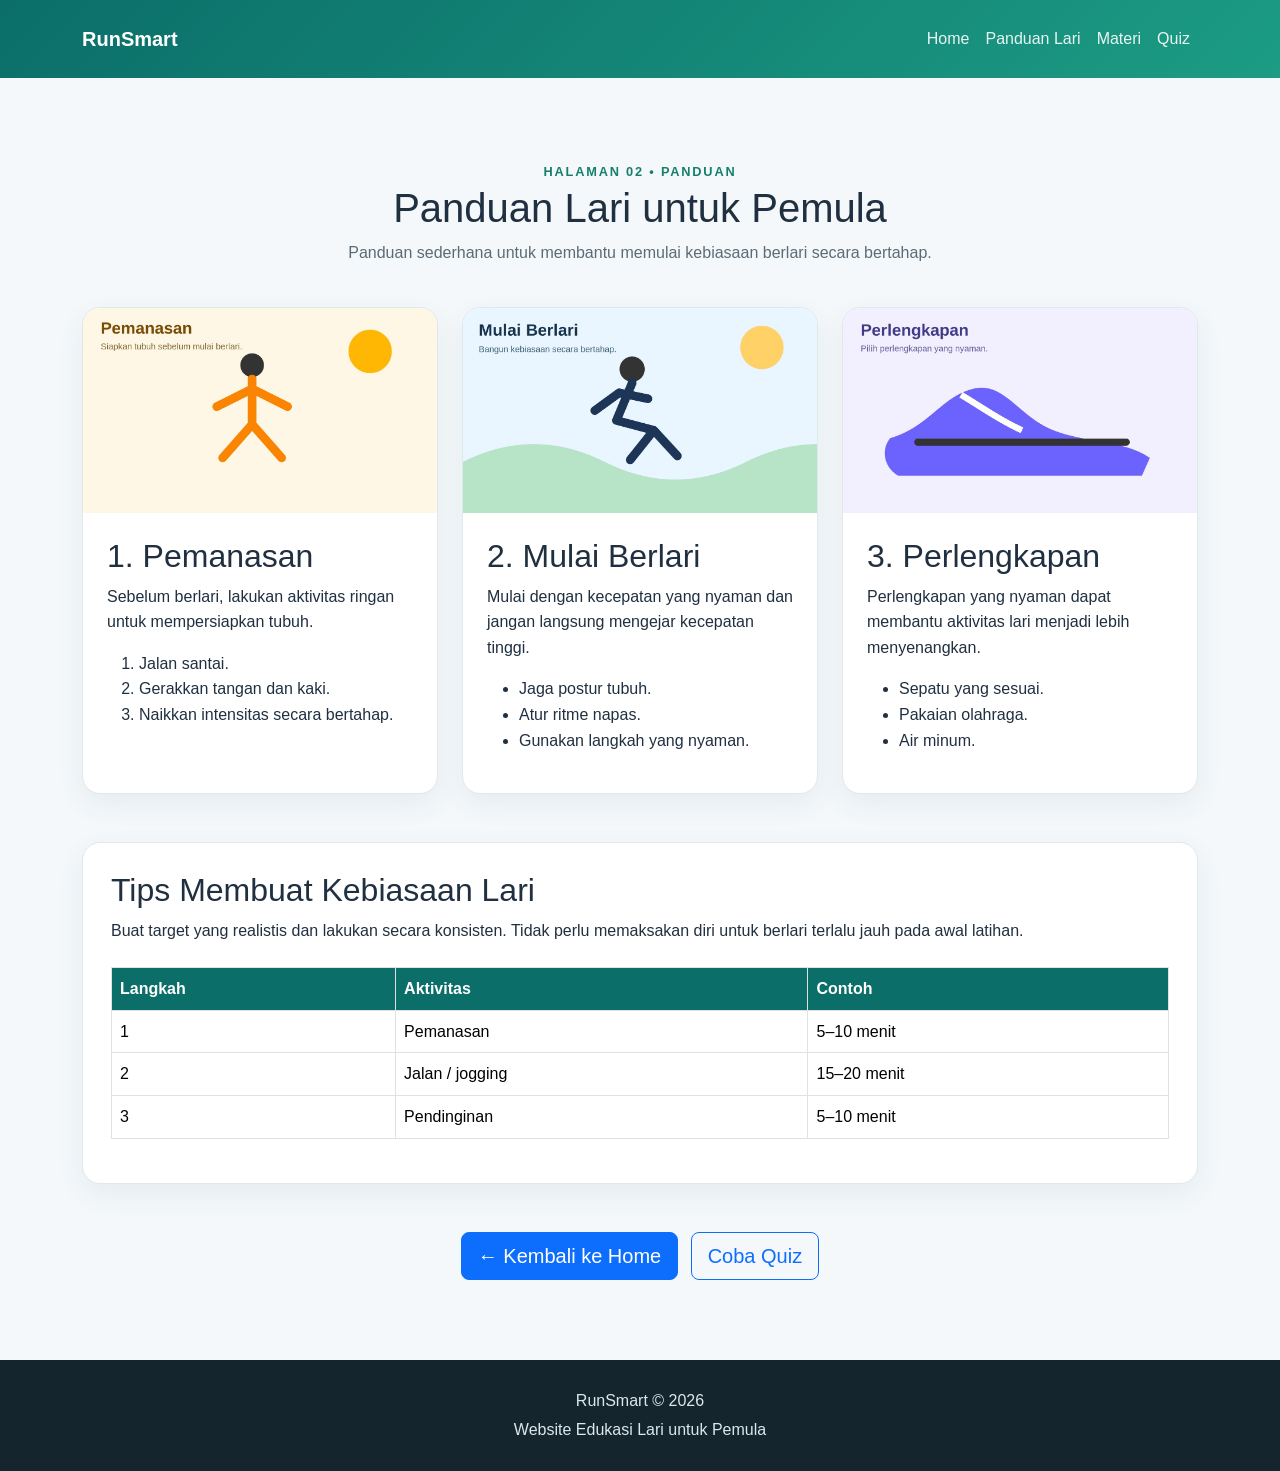
<file: panduan.html>
<!DOCTYPE html>
<!-- ==========================================================
     RUNSMART - HALAMAN PANDUAN LARI
     ========================================================== -->
<html lang="id">
<head>
    <!-- ======================= BAGIAN HEAD ======================= -->
    <meta charset="UTF-8">
    <meta name="viewport" content="width=device-width, initial-scale=1.0">
    <title>Panduan Lari - RunSmart</title>

    <!-- Bootstrap -->
    <link href="https://cdn.jsdelivr.net/npm/bootstrap@5.3.3/dist/css/bootstrap.min.css" rel="stylesheet">

    <!-- CSS External yang sama dengan halaman utama -->
    <link rel="stylesheet" href="style.css">
</head>

<body>
    <!-- ======================= BAGIAN BODY ======================= -->

<!--

-->

<!-- ======================================================
         BAGIAN 1: HEADER DAN NAVIGASI
         ====================================================== -->
<header class="hero" style="min-height:auto;">
    <nav class="navbar navbar-expand-lg navbar-dark">
        <div class="container">
            <a class="navbar-brand fw-bold" href="index.html">RunSmart</a>

            <button class="navbar-toggler" data-bs-toggle="collapse" data-bs-target="#menu">
                <span class="navbar-toggler-icon"></span>
            </button>

            <div class="collapse navbar-collapse" id="menu">
                <ul class="navbar-nav ms-auto">
                    <li class="nav-item">
                        <a class="nav-link" href="index.html">Home</a>
                    </li>
                    <li class="nav-item">
                        <a class="nav-link active" href="panduan.html">Panduan Lari</a>
                    </li>
                    <li class="nav-item">
                        <a class="nav-link" href="index.html#materi">Materi</a>
                    </li>
                    <li class="nav-item">
                        <a class="nav-link" href="index.html#quiz">Quiz</a>
                    </li>
                </ul>
            </div>
        </div>
    </nav>
</header>

<main>
    <!-- ======================================================
         BAGIAN 2: MATERI PANDUAN LARI
         ====================================================== -->

    <section class="section-space">
        <div class="container">

            <div class="section-title">
                <span>HALAMAN 02 • PANDUAN</span>
                <h1>Panduan Lari untuk Pemula</h1>
                <p>
                    Panduan sederhana untuk membantu memulai kebiasaan berlari
                    secara bertahap.
                </p>
            </div>

            <!-- Bootstrap: ROW / GRID -->
            <div class="row g-4">

                <article class="col-md-4">
                    <!-- Bootstrap + CSS: CARD MATERI -->
                    <div class="card-materi h-100">
                        <img src="assets/warmup.jpg" alt="Ilustrasi pemanasan">

                        <div class="p-4">
                            <h2>1. Pemanasan</h2>

                            <p>
                                Sebelum berlari, lakukan aktivitas ringan
                                untuk mempersiapkan tubuh.
                            </p>

                            <ol>
                                <li>Jalan santai.</li>
                                <li>Gerakkan tangan dan kaki.</li>
                                <li>Naikkan intensitas secara bertahap.</li>
                            </ol>
                        </div>
                    </div>
                </article>

                <article class="col-md-4">
                    <div class="card-materi h-100">
                        <img src="assets/running.jpg" alt="Ilustrasi teknik lari">

                        <div class="p-4">
                            <h2>2. Mulai Berlari</h2>

                            <p>
                                Mulai dengan kecepatan yang nyaman dan
                                jangan langsung mengejar kecepatan tinggi.
                            </p>

                            <ul>
                                <li>Jaga postur tubuh.</li>
                                <li>Atur ritme napas.</li>
                                <li>Gunakan langkah yang nyaman.</li>
                            </ul>
                        </div>
                    </div>
                </article>

                <article class="col-md-4">
                    <div class="card-materi h-100">
                        <img src="assets/shoes.jpg" alt="Ilustrasi perlengkapan lari">

                        <div class="p-4">
                            <h2>3. Perlengkapan</h2>

                            <p>
                                Perlengkapan yang nyaman dapat membantu
                                aktivitas lari menjadi lebih menyenangkan.
                            </p>

                            <ul>
                                <li>Sepatu yang sesuai.</li>
                                <li>Pakaian olahraga.</li>
                                <li>Air minum.</li>
                            </ul>
                        </div>
                    </div>
                </article>

            </div>

            <div class="info-box mt-5">

                <h2>Tips Membuat Kebiasaan Lari</h2>

                <p>
                    Buat target yang realistis dan lakukan secara konsisten.
                    Tidak perlu memaksakan diri untuk berlari terlalu jauh
                    pada awal latihan.
                </p>

                <table class="table table-bordered mt-4">
                    <thead>
                        <tr>
                            <th>Langkah</th>
                            <th>Aktivitas</th>
                            <th>Contoh</th>
                        </tr>
                    </thead>

                    <tbody>
                        <tr>
                            <td>1</td>
                            <td>Pemanasan</td>
                            <td>5–10 menit</td>
                        </tr>

                        <tr>
                            <td>2</td>
                            <td>Jalan / jogging</td>
                            <td>15–20 menit</td>
                        </tr>

                        <tr>
                            <td>3</td>
                            <td>Pendinginan</td>
                            <td>5–10 menit</td>
                        </tr>
                    </tbody>
                </table>

            </div>

            <div class="text-center mt-5">

                <a href="index.html" class="btn btn-primary btn-lg">
                    ← Kembali ke Home
                </a>

                <a href="index.html#quiz" class="btn btn-outline-primary btn-lg ms-2">
                    Coba Quiz
                </a>

            </div>

        </div>
    </section>

</main>

<!-- ======================================================
     BAGIAN 3: FOOTER
     ====================================================== -->

<footer class="footer">
    <div class="container text-center">
        <p class="mb-1">RunSmart © 2026</p>
        <p class="mb-0">Website Edukasi Lari untuk Pemula</p>
    </div>
</footer>

<script src="https://cdn.jsdelivr.net/npm/bootstrap@5.3.3/dist/js/bootstrap.bundle.min.js"></script>

</body>
</html>
</file>
<file: style.css>
/* ==========================================================
   RUNSMART - CSS EKSTERNAL
   Penanda bagian dibuat agar mudah dipelajari saat presentasi.
   ========================================================== */

/* ========================= 1. RESET / UNIVERSAL SELECTOR ========================= */
*{box-sizing:border-box}/* ========================= 2. HTML & BODY ========================= */
html{scroll-behavior:smooth}body{margin:0;font-family:Arial,Helvetica,sans-serif;background:#f4f8fb;color:#203040;line-height:1.6}/* ========================= 3. HEADER / HERO ========================= */
.hero{min-height:620px;background:linear-gradient(135deg,#0b6e69,#1c9c84);color:white}/* ========================= 4. NAVBAR ========================= */
.navbar{padding:18px 0}.nav-link{color:rgba(255,255,255,.9)!important}/* ========================= 6. HERO CONTENT ========================= */
.hero-content{padding:70px 0 80px}/* ========================= 5. ID SELECTOR: JUDUL ========================= */
#judul{font-size:clamp(2.5rem,5vw,4.7rem);line-height:1.05;font-weight:800}.hero-image{width:100%;border-radius:28px;box-shadow:0 20px 45px rgba(0,0,0,.18)}/* ========================= 7. SECTION / KONTEN ========================= */
.section-space{padding:80px 0}.section-alt{background:#eaf2f6}.section-title{text-align:center;margin-bottom:42px}.section-title span{font-size:.8rem;font-weight:800;letter-spacing:.14em;color:#16806d}.section-title h2{font-size:2.2rem;margin:8px 0;font-weight:800}.section-title p{color:#5c6b75}.card-materi,/* ========================= 9. BOX INFORMASI ========================= */
.info-box,.form-box,/* ========================= 11. VIDEO & AUDIO ========================= */
.media-box,.quiz-box,.about-box{background:white;border:1px solid #dfe8ed;border-radius:18px;box-shadow:0 10px 28px rgba(40,70,90,.07)}/* ========================= 8. CARD MATERI / CLASS SELECTOR ========================= */
.card-materi{overflow:hidden;transition:.2s}.card-materi:hover{transform:translateY(-5px)}.card-materi img{width:100%;height:205px;object-fit:cover}.info-box,.form-box,.media-box,.quiz-box,.about-box{padding:28px}.table thead th{background:#0b6e69;color:white}.media-box video{border-radius:12px;background:#102027}.small-note{color:#6d7b84}/* ========================= 12. QUIZ ========================= */
.quiz-box{max-width:850px;margin:auto}.quiz-options{display:grid;grid-template-columns:1fr 1fr;gap:12px;margin-top:24px}.quiz-option{border:1px solid #c9d8df;background:#f8fbfc;border-radius:12px;padding:14px;text-align:left;cursor:pointer}.quiz-option.correct{background:#dff5ea;border-color:#25a36f}.quiz-option.wrong{background:#ffe8e8;border-color:#d9534f}.quiz-result{min-height:28px;margin-top:18px;font-weight:700}/* ========================= 13. FOOTER ========================= */
.footer{background:#15252e;color:#dce7ec;padding:28px 0}/* ========================= 14. RESPONSIVE / MOBILE ========================= */
@media(max-width:767px){.hero{min-height:auto}.hero-content,.section-space{padding-top:50px;padding-bottom:50px}.quiz-options{grid-template-columns:1fr}}
</file>
